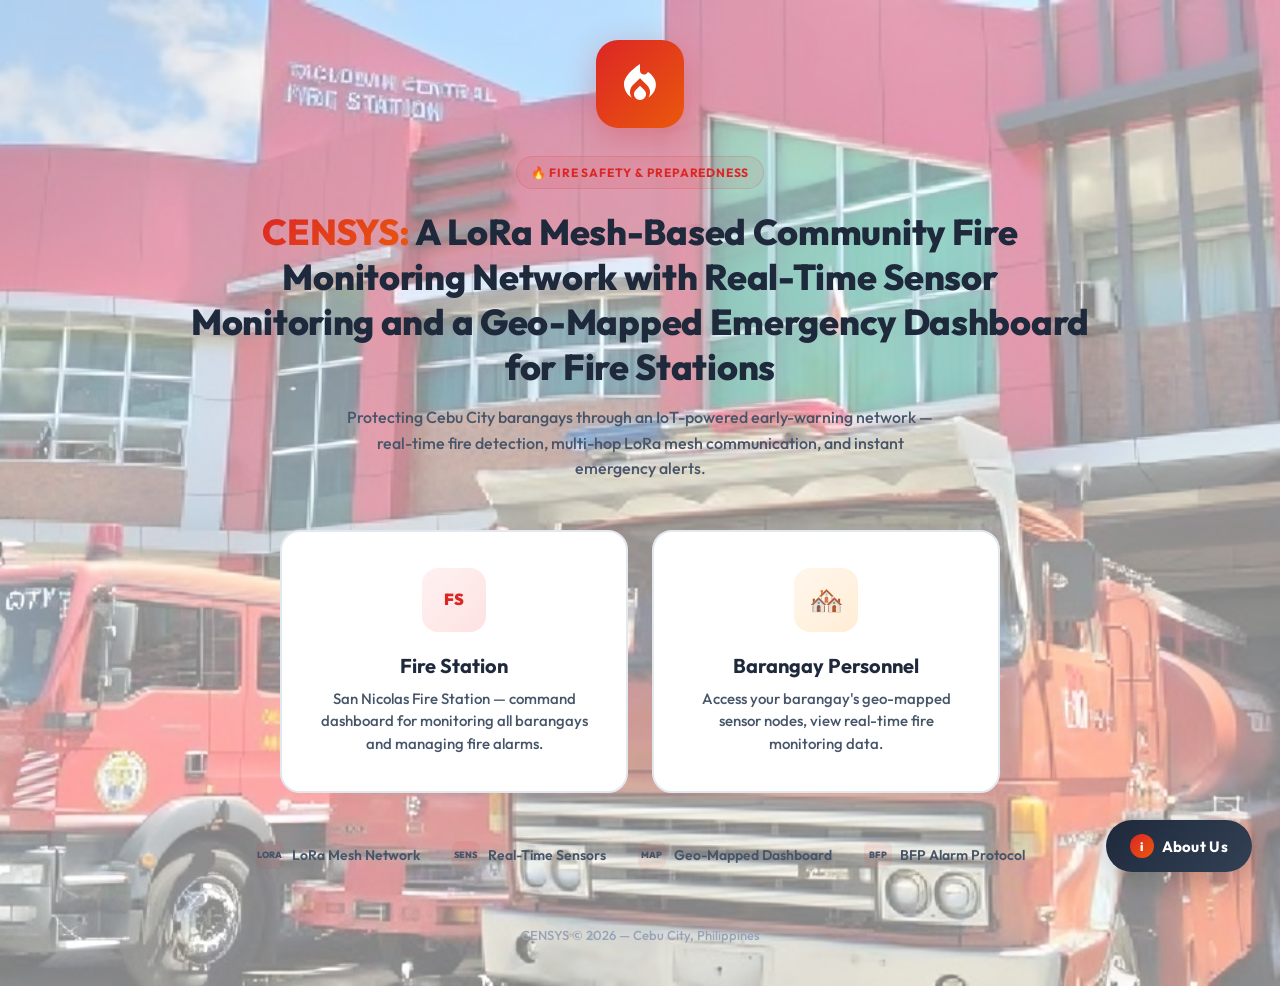
<file: index.html>
<!DOCTYPE html>
<html lang="en">
<head>
  <meta charset="utf-8">
  <meta name="viewport" content="width=device-width, initial-scale=1">
  <title>CENSYS — LoRa Mesh-Based Community Fire Monitoring Network</title>
  <meta name="description" content="CENSYS: A LoRa Mesh-Based Community Fire Monitoring Network with Real-Time Sensor Monitoring and a Geo-Mapped Emergency Dashboard for Fire Stations.">
  <link rel="stylesheet" href="styles.css">
  <style>
    body { overflow: auto; }
    .hero {
      min-height: 100vh;
      display: flex;
      flex-direction: column;
      align-items: center;
      justify-content: center;
      text-align: center;
      padding: 40px 20px;
      background: url('photos/firestation-bg-homepage.png') center center / cover no-repeat;
      position: relative;
      overflow: hidden;
    }
    .hero::before {
      content: '';
      position: absolute;
      top: 0;
      left: 0;
      right: 0;
      bottom: 0;
      background: rgba(255, 255, 255, 0.50);
      pointer-events: none;
      z-index: 0;
    }
    .hero__logo {
      width: 88px;
      height: 88px;
      background: linear-gradient(135deg, #dc2626, #ea580c);
      border-radius: 22px;
      display: flex;
      align-items: center;
      justify-content: center;
      margin: 0 auto 28px;
      box-shadow: 0 8px 32px rgba(220, 38, 38, 0.3);
      position: relative;
      z-index: 1;
    }
    .hero__logo svg {
      width: 48px;
      height: 48px;
      fill: white;
    }
    .hero__badge {
      display: inline-flex;
      align-items: center;
      gap: 6px;
      padding: 6px 14px;
      border-radius: 999px;
      font-size: 12px;
      font-weight: 700;
      text-transform: uppercase;
      letter-spacing: 0.8px;
      background: rgba(220, 38, 38, 0.08);
      color: #dc2626;
      border: 1px solid rgba(220, 38, 38, 0.15);
      margin-bottom: 20px;
      position: relative;
      z-index: 1;
    }
    .hero__title {
      font-size: clamp(22px, 3.5vw, 36px);
      font-weight: 800;
      letter-spacing: -0.3px;
      line-height: 1.25;
      color: var(--text-primary);
      max-width: 900px;
      position: relative;
      z-index: 1;
    }
    .hero__title span {
      background: linear-gradient(135deg, #dc2626, #ea580c);
      -webkit-background-clip: text;
      -webkit-text-fill-color: transparent;
      background-clip: text;
    }
    .hero__sub {
      margin-top: 16px;
      font-size: 16px;
      color: var(--text-secondary);
      max-width: 600px;
      line-height: 1.6;
      position: relative;
      z-index: 1;
    }
    .role-grid {
      display: grid;
      grid-template-columns: repeat(auto-fit, minmax(280px, 1fr));
      gap: 24px;
      margin-top: 48px;
      width: min(720px, 100%);
      position: relative;
      z-index: 1;
    }
    .role-card {
      background: var(--surface);
      border: 2px solid var(--border);
      border-radius: var(--radius-lg);
      padding: 36px 28px;
      cursor: pointer;
      transition: all 0.25s var(--ease);
      text-align: center;
      text-decoration: none;
      color: inherit;
    }
    .role-card:hover {
      transform: translateY(-4px);
      box-shadow: var(--shadow-md);
    }
    .role-card--fire:hover {
      border-color: #dc2626;
      box-shadow: 0 8px 32px rgba(220, 38, 38, 0.15);
    }
    .role-card--brgy:hover {
      border-color: #ea580c;
      box-shadow: 0 8px 32px rgba(234, 88, 12, 0.15);
    }
    .role-card__icon {
      width: 64px;
      height: 64px;
      border-radius: 16px;
      display: flex;
      align-items: center;
      justify-content: center;
      margin: 0 auto 18px;
      font-size: 28px;
    }
    .role-card__icon--fire {
      background: linear-gradient(135deg, #fef2f2, #fee2e2);
      color: #dc2626;
    }
    .role-card__icon--brgy {
      background: linear-gradient(135deg, #fff7ed, #ffedd5);
      color: #ea580c;
    }
    .role-card__title {
      font-size: 20px;
      font-weight: 700;
      margin-bottom: 6px;
    }
    .role-card__desc {
      font-size: 15px;
      color: var(--text-secondary);
      line-height: 1.5;
    }
    .hero__features {
      display: flex;
      gap: 32px;
      flex-wrap: wrap;
      justify-content: center;
      margin-top: 48px;
      position: relative;
      z-index: 1;
    }
    .hero__feature {
      display: flex;
      align-items: center;
      gap: 8px;
      font-size: 14px;
      font-weight: 600;
      color: var(--text-secondary);
    }
    .hero__feature-icon {
      width: 28px;
      height: 28px;
      border-radius: 8px;
      background: rgba(220, 38, 38, 0.08);
      display: flex;
      align-items: center;
      justify-content: center;
      font-size: 14px;
    }
    .hero__footer {
      margin-top: 56px;
      font-size: 13px;
      color: var(--text-muted);
      position: relative;
      z-index: 1;
    }

    /* ===== ABOUT US FLOATING BUTTON ===== */
    .about-us-fab {
      position: fixed;
      bottom: 28px;
      right: 28px;
      z-index: 500;
      display: flex;
      align-items: center;
      gap: 8px;
      padding: 14px 24px;
      background: linear-gradient(135deg, #1e293b, #334155);
      color: white;
      border: none;
      border-radius: 999px;
      font-family: 'Outfit', sans-serif;
      font-size: 15px;
      font-weight: 700;
      cursor: pointer;
      box-shadow: 0 8px 32px rgba(0,0,0,0.25);
      transition: all 0.3s ease;
      letter-spacing: 0.3px;
    }
    .about-us-fab:hover {
      transform: translateY(-3px);
      box-shadow: 0 12px 40px rgba(0,0,0,0.35);
      background: linear-gradient(135deg, #334155, #475569);
    }
    .about-us-fab__icon {
      width: 24px;
      height: 24px;
      background: linear-gradient(135deg, #dc2626, #ea580c);
      border-radius: 50%;
      display: flex;
      align-items: center;
      justify-content: center;
      font-size: 12px;
      font-weight: 900;
    }

    /* ===== ABOUT US POPUP OVERLAY ===== */
    .about-overlay {
      display: none;
      position: fixed;
      top: 0; left: 0; right: 0; bottom: 0;
      background: rgba(15, 23, 42, 0.6);
      backdrop-filter: blur(12px);
      -webkit-backdrop-filter: blur(12px);
      z-index: 9999;
      align-items: center;
      justify-content: center;
    }
    .about-overlay.active {
      display: flex;
    }
    .about-modal {
      background: rgba(255, 255, 255, 0.95);
      backdrop-filter: blur(20px);
      border: 1px solid rgba(255,255,255,0.3);
      border-radius: 24px;
      box-shadow: 0 24px 80px rgba(0,0,0,0.25);
      padding: 40px 36px 32px;
      max-width: 560px;
      width: 92%;
      text-align: center;
      animation: about-modal-in 0.4s cubic-bezier(0.22, 0.61, 0.36, 1);
      position: relative;
    }
    @keyframes about-modal-in {
      from { transform: scale(0.85) translateY(20px); opacity: 0; }
      to { transform: scale(1) translateY(0); opacity: 1; }
    }
    .about-modal__header {
      font-size: 24px;
      font-weight: 800;
      color: #1e293b;
      margin-bottom: 6px;
    }
    .about-modal__subheader {
      font-size: 14px;
      color: #64748b;
      margin-bottom: 28px;
      font-weight: 500;
    }
    .about-devs {
      display: flex;
      gap: 24px;
      justify-content: center;
      flex-wrap: wrap;
      margin-bottom: 24px;
    }
    .about-dev {
      flex: 1;
      min-width: 200px;
      max-width: 240px;
      text-align: center;
    }
    .about-dev__photo {
      width: 100px;
      height: 100px;
      border-radius: 50%;
      object-fit: cover;
      margin: 0 auto 14px;
      border: 4px solid white;
      box-shadow: 0 4px 20px rgba(0,0,0,0.15);
      display: block;
    }
    .about-dev__name {
      font-size: 16px;
      font-weight: 800;
      color: #1e293b;
      margin-bottom: 4px;
    }
    .about-dev__title {
      font-size: 12px;
      font-weight: 600;
      color: #64748b;
      line-height: 1.4;
    }
    .about-summary {
      font-size: 14px;
      color: #475569;
      line-height: 1.7;
      padding: 16px 20px;
      background: linear-gradient(135deg, #f8fafc, #f1f5f9);
      border-radius: 14px;
      margin-bottom: 24px;
      text-align: left;
    }
    .about-close-btn {
      display: inline-flex;
      align-items: center;
      justify-content: center;
      gap: 6px;
      padding: 12px 32px;
      background: linear-gradient(135deg, #1e293b, #334155);
      color: white;
      border: none;
      border-radius: 999px;
      font-family: 'Outfit', sans-serif;
      font-size: 15px;
      font-weight: 700;
      cursor: pointer;
      transition: all 0.2s ease;
    }
    .about-close-btn:hover {
      transform: translateY(-2px);
      box-shadow: 0 4px 16px rgba(0,0,0,0.2);
    }
  </style>
</head>
<body>
  <!-- MOBILE INCOMPATIBILITY NOTICE -->
  <div class="mobile-block" id="mobileBlock">
    <div class="mobile-block__icon" style="font-size:56px;font-weight:900;color:#94a3b8">CENSYS</div>
    <div class="mobile-block__title">Desktop View Required</div>
    <div class="mobile-block__text">
      The CENSYS Fire Monitoring System is currently not compatible for mobile use. You can access it through a desktop browser or by rotating your phone to landscape mode.
    </div>
    <div class="mobile-block__hint">
      Rotate to landscape or use a desktop browser
    </div>
  </div>

  <main class="hero">
    <div class="hero__logo">
      <!-- Fire / shield icon -->
      <svg viewBox="0 0 24 24" xmlns="http://www.w3.org/2000/svg">
        <path d="M12 12.9l-2.13 2.09C9.31 15.55 9 16.28 9 17.06 9 18.68 10.35 20 12 20s3-1.32 3-2.94c0-.78-.31-1.51-.87-2.07L12 12.9zM16 6l-.44.55C14.38 8.02 12 7.19 12 5.3V2S4 7 4 12c0 2.92 1.56 5.47 3.89 6.86-.56-.79-.89-1.76-.89-2.8 0-1.32.52-2.56 1.47-3.5L12 9.1l3.53 3.47c.95.93 1.47 2.17 1.47 3.5 0 1.02-.31 1.96-.85 2.75 1.89-1.15 3.29-3.06 3.71-5.3.66-3.55-1.94-6.36-3.86-7.52z"/>
      </svg>
    </div>

    <div class="hero__badge">
      🔥 Fire Safety & Preparedness
    </div>

    <h1 class="hero__title">
      <span>CENSYS:</span> A LoRa Mesh-Based Community Fire Monitoring Network with Real-Time Sensor Monitoring and a Geo-Mapped Emergency Dashboard for Fire Stations
    </h1>

    <p class="hero__sub">
      Protecting Cebu City barangays through an IoT-powered early-warning network — real-time fire detection, multi-hop LoRa mesh communication, and instant emergency alerts.
    </p>

    <div class="role-grid">
      <a href="login-firestation.html" class="role-card role-card--fire" id="role-firestation">
        <div class="role-card__icon role-card__icon--fire" style="font-size:16px;font-weight:900;color:#dc2626">FS</div>
        <div class="role-card__title">Fire Station</div>
        <div class="role-card__desc">
          San Nicolas Fire Station — command dashboard for monitoring all barangays and managing fire alarms.
        </div>
      </a>

      <a href="login-barangay.html" class="role-card role-card--brgy" id="role-barangay">
        <div class="role-card__icon role-card__icon--brgy">🏘️</div>
        <div class="role-card__title">Barangay Personnel</div>
        <div class="role-card__desc">
          Access your barangay's geo-mapped sensor nodes, view real-time fire monitoring data.
        </div>
      </a>
    </div>

    <div class="hero__features">
      <div class="hero__feature">
        <div class="hero__feature-icon" style="font-size:9px;font-weight:900">LORA</div>
        LoRa Mesh Network
      </div>
      <div class="hero__feature">
        <div class="hero__feature-icon" style="font-size:9px;font-weight:900">SENS</div>
        Real-Time Sensors
      </div>
      <div class="hero__feature">
        <div class="hero__feature-icon" style="font-size:9px;font-weight:900">MAP</div>
        Geo-Mapped Dashboard
      </div>
      <div class="hero__feature">
        <div class="hero__feature-icon" style="font-size:9px;font-weight:900">BFP</div>
        BFP Alarm Protocol
      </div>
    </div>

    <div class="hero__footer">
      CENSYS &copy; 2026 — Cebu City, Philippines
    </div>
  </main>

  <!-- ABOUT US FLOATING BUTTON -->
  <button class="about-us-fab" id="aboutUsFab" onclick="openAboutUs()">
    <span class="about-us-fab__icon">i</span>
    About Us
  </button>

  <!-- ABOUT US POPUP -->
  <div class="about-overlay" id="aboutOverlay">
    <div class="about-modal">
      <div class="about-modal__header">Meet the Developers</div>
      <div class="about-modal__subheader">CENSYS Fire Monitoring System</div>
      <div class="about-devs">
        <div class="about-dev">
          <img class="about-dev__photo" src="photos/jugo.jpg" alt="Adriane Vincent B. Jugo">
          <div class="about-dev__name">Adriane Vincent B. Jugo</div>
          <div class="about-dev__title">Bachelor of Science in<br>Computer Engineering — 4th Year</div>
        </div>
        <div class="about-dev">
          <img class="about-dev__photo" src="photos/villarta.jpg" alt="Norejs M. Villarta">
          <div class="about-dev__name">Norejs M. Villarta</div>
          <div class="about-dev__title">Bachelor of Science in<br>Computer Engineering — 4th Year</div>
        </div>
      </div>
      <div class="about-summary">
        CENSYS is a thesis project developed as a LoRa mesh-based community fire monitoring network designed to protect barangays in Cebu City. By integrating real-time IoT sensor nodes, multi-hop LoRa communication, and a geo-mapped emergency dashboard, CENSYS provides early fire detection and instant alerts to fire stations — ensuring faster response times and safer communities.
      </div>
      <button class="about-close-btn" onclick="closeAboutUs()">Close</button>
    </div>
  </div>

  <script>
    function openAboutUs() {
      document.getElementById('aboutOverlay').classList.add('active');
    }
    function closeAboutUs() {
      document.getElementById('aboutOverlay').classList.remove('active');
    }
    // Close on overlay click (outside modal)
    document.getElementById('aboutOverlay').addEventListener('click', function(e) {
      if (e.target === this) closeAboutUs();
    });
    // Close on Escape key
    document.addEventListener('keydown', function(e) {
      if (e.key === 'Escape') closeAboutUs();
    });
  </script>
</body>
</html>
</file>
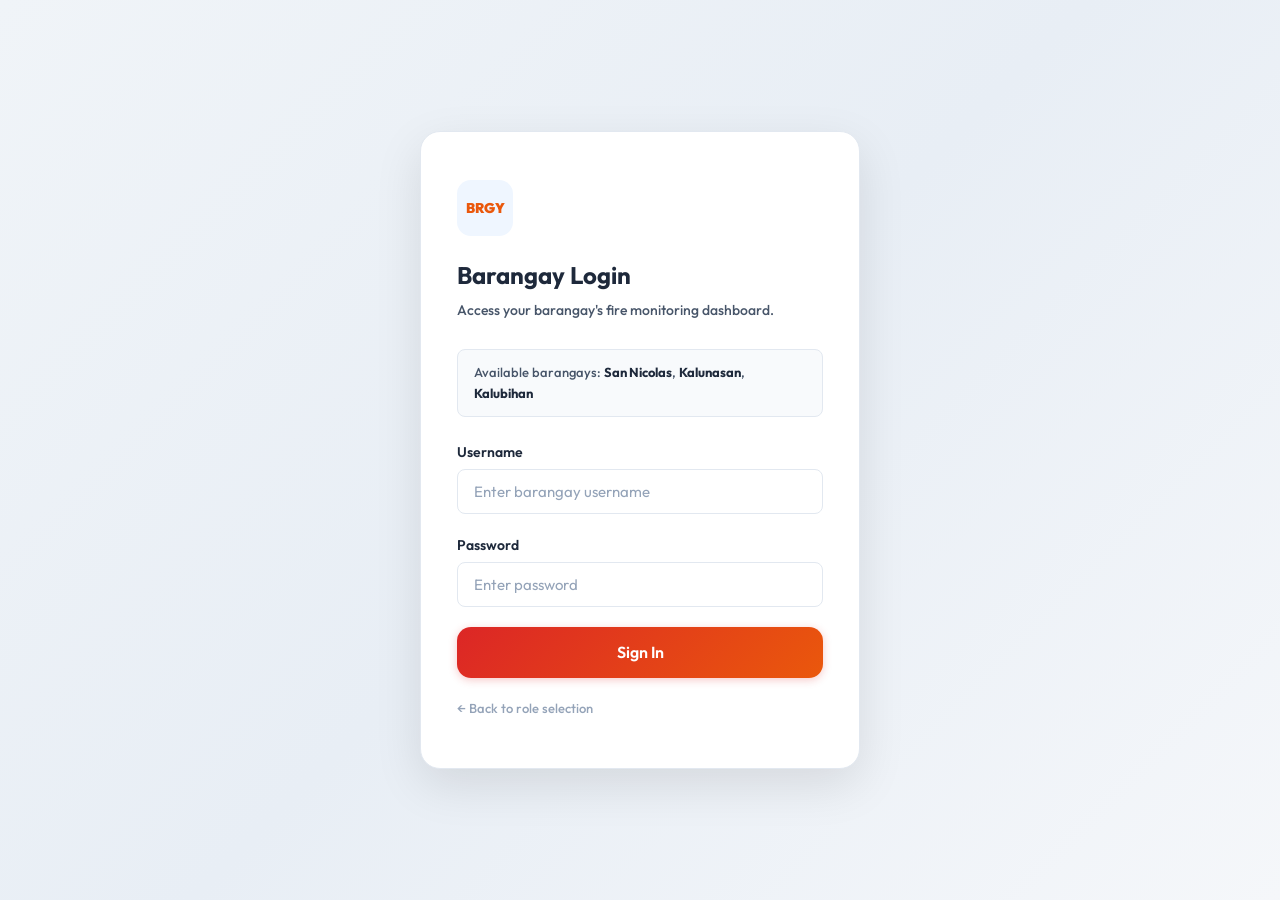
<file: login-barangay.html>
<!DOCTYPE html>
<html lang="en">
<head>
  <meta charset="utf-8">
  <meta name="viewport" content="width=device-width, initial-scale=1">
  <title>CENSYS — Barangay Personnel Login</title>
  <meta name="description" content="Login portal for barangay personnel — Kalunasan, San Nicolas, Kalubihan.">
  <link rel="stylesheet" href="styles.css">
  <style>
    body { overflow: auto; }
    .login-page {
      min-height: 100vh;
      display: flex;
      align-items: center;
      justify-content: center;
      padding: 40px 20px;
    }
    .login-box {
      width: min(440px, 100%);
      background: var(--surface);
      border: 1px solid var(--border);
      border-radius: var(--radius-lg);
      box-shadow: var(--shadow-lg);
      padding: 48px 36px;
    }
    .login-box__icon {
      width: 56px;
      height: 56px;
      background: #eff6ff;
      border-radius: 14px;
      display: flex;
      align-items: center;
      justify-content: center;
      font-size: 26px;
      margin-bottom: 20px;
    }
    .login-box__title {
      font-size: 24px;
      font-weight: 700;
    }
    .login-box__sub {
      color: var(--text-secondary);
      font-size: 14px;
      margin-top: 4px;
      margin-bottom: 28px;
    }
    .login-box__hint {
      background: #f8fafc;
      border: 1px solid var(--border);
      border-radius: var(--radius-sm);
      padding: 12px 16px;
      font-size: 13px;
      color: var(--text-secondary);
      margin-bottom: 24px;
    }
    .login-box__hint strong {
      color: var(--text-primary);
    }
    .login-box__back {
      display: inline-flex;
      align-items: center;
      gap: 6px;
      font-size: 13px;
      color: var(--text-muted);
      margin-top: 20px;
      transition: color var(--transition);
    }
    .login-box__back:hover {
      color: var(--brand);
    }
  </style>
</head>
<body>
  <main class="login-page">
    <div class="login-box">
      <div class="login-box__icon" style="font-size:14px;font-weight:900;color:#ea580c">BRGY</div>
      <h1 class="login-box__title">Barangay Login</h1>
      <p class="login-box__sub">Access your barangay's fire monitoring dashboard.</p>

      <div class="login-box__hint">
        Available barangays: <strong>San Nicolas</strong>, <strong>Kalunasan</strong>, <strong>Kalubihan</strong>
      </div>

      <form id="loginForm" onsubmit="return handleLogin(event)">
        <div class="form-group">
          <label class="form-label" for="username">Username</label>
          <input class="form-input" type="text" id="username" placeholder="Enter barangay username" autocomplete="username" required>
        </div>
        <div class="form-group">
          <label class="form-label" for="password">Password</label>
          <input class="form-input" type="password" id="password" placeholder="Enter password" autocomplete="current-password" required>
        </div>
        <div class="form-error" id="loginError">Invalid credentials. Please check your username and password.</div>
        <button type="submit" class="btn btn--primary btn--block btn--lg" id="loginBtn">Sign In</button>
      </form>

      <a href="index.html" class="login-box__back">← Back to role selection</a>
    </div>
  </main>

  <script>
    const CREDENTIALS = {
      'sannicolas': { password: 'sannicolas', barangay: 'sannicolas' },
      'kalunasan':  { password: 'kalunasan',  barangay: 'kalunasan' },
      'kalubihan':  { password: 'kalubihan',  barangay: 'kalubihan' }
    };

    function handleLogin(e) {
      e.preventDefault();
      const user = document.getElementById('username').value.trim().toLowerCase();
      const pass = document.getElementById('password').value;
      const errEl = document.getElementById('loginError');

      if (CREDENTIALS[user] && CREDENTIALS[user].password === pass) {
        sessionStorage.setItem('role', 'barangay');
        sessionStorage.setItem('barangay', CREDENTIALS[user].barangay);
        sessionStorage.setItem('user', user);
        window.location.href = 'dashboard-barangay.html';
      } else {
        errEl.classList.add('visible');
        document.getElementById('password').value = '';
        document.getElementById('password').focus();
      }
      return false;
    }
  </script>
</body>
</html>
</file>
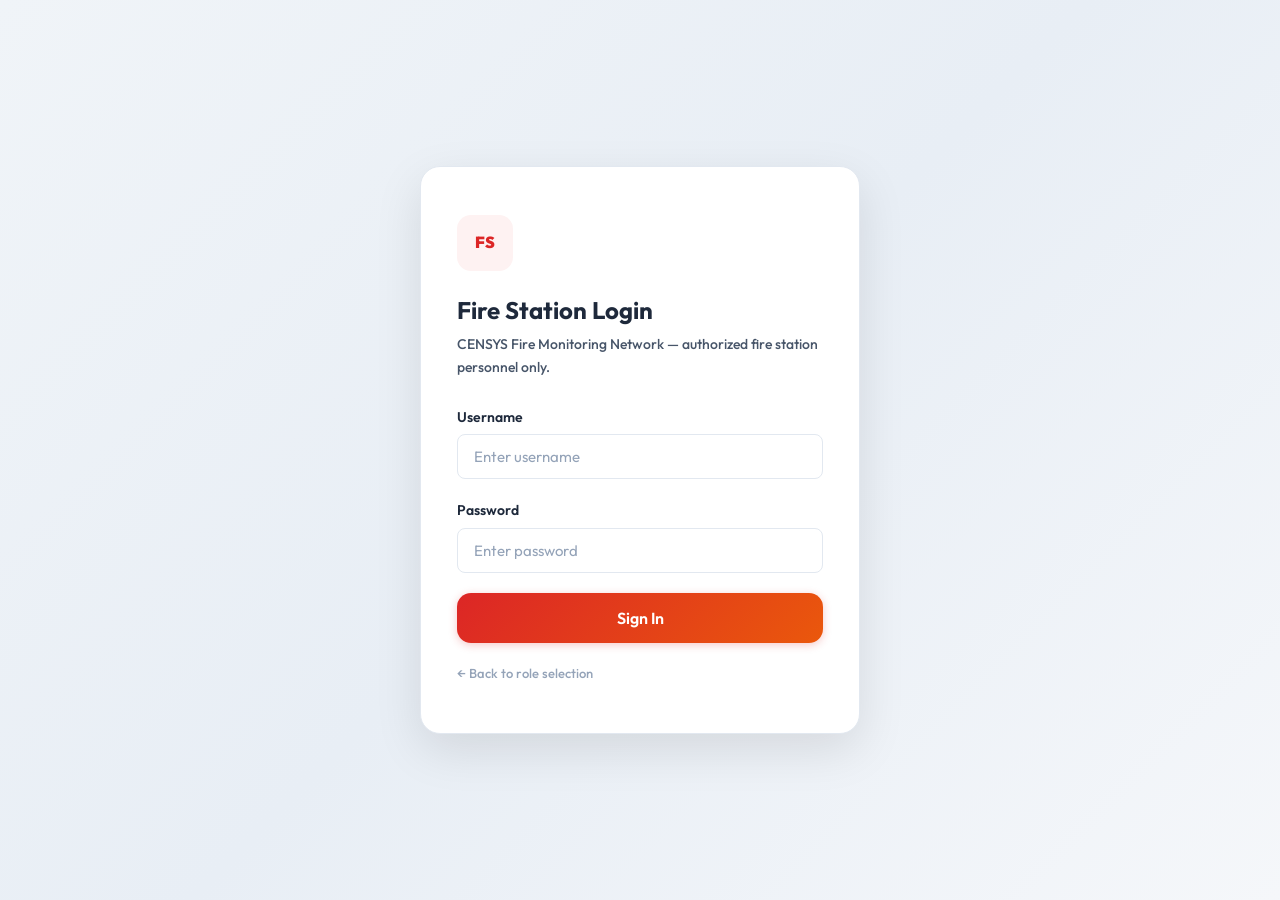
<file: login-firestation.html>
<!DOCTYPE html>
<html lang="en">
<head>
  <meta charset="utf-8">
  <meta name="viewport" content="width=device-width, initial-scale=1">
  <title>CENSYS — Fire Station Login</title>
  <meta name="description" content="Login portal for San Nicolas Fire Substation personnel.">
  <link rel="stylesheet" href="styles.css">
  <style>
    body { overflow: auto; }
    .login-page {
      min-height: 100vh;
      display: flex;
      align-items: center;
      justify-content: center;
      padding: 40px 20px;
    }
    .login-box {
      width: min(440px, 100%);
      background: var(--surface);
      border: 1px solid var(--border);
      border-radius: var(--radius-lg);
      box-shadow: var(--shadow-lg);
      padding: 48px 36px;
    }
    .login-box__icon {
      width: 56px;
      height: 56px;
      background: #fef2f2;
      border-radius: 14px;
      display: flex;
      align-items: center;
      justify-content: center;
      font-size: 26px;
      margin-bottom: 20px;
    }
    .login-box__title {
      font-size: 24px;
      font-weight: 700;
    }
    .login-box__sub {
      color: var(--text-secondary);
      font-size: 14px;
      margin-top: 4px;
      margin-bottom: 28px;
    }
    .login-box__back {
      display: inline-flex;
      align-items: center;
      gap: 6px;
      font-size: 13px;
      color: var(--text-muted);
      margin-top: 20px;
      transition: color var(--transition);
    }
    .login-box__back:hover {
      color: var(--brand);
    }
  </style>
</head>
<body>
  <main class="login-page">
    <div class="login-box">
      <div class="login-box__icon" style="font-size:16px;font-weight:900;color:#dc2626">FS</div>
      <h1 class="login-box__title">Fire Station Login</h1>
      <p class="login-box__sub">CENSYS Fire Monitoring Network — authorized fire station personnel only.</p>

      <form id="loginForm" onsubmit="return handleLogin(event)">
        <div class="form-group">
          <label class="form-label" for="username">Username</label>
          <input class="form-input" type="text" id="username" placeholder="Enter username" autocomplete="username" required>
        </div>
        <div class="form-group">
          <label class="form-label" for="password">Password</label>
          <input class="form-input" type="password" id="password" placeholder="Enter password" autocomplete="current-password" required>
        </div>
        <div class="form-error" id="loginError">Invalid username or password. Please try again.</div>
        <button type="submit" class="btn btn--primary btn--block btn--lg" id="loginBtn">Sign In</button>
      </form>

      <a href="index.html" class="login-box__back">← Back to role selection</a>
    </div>
  </main>

  <script>
    function handleLogin(e) {
      e.preventDefault();
      const user = document.getElementById('username').value.trim().toLowerCase();
      const pass = document.getElementById('password').value;
      const errEl = document.getElementById('loginError');

      if (user === 'sannicolas' && pass === 'sannicolas') {
        sessionStorage.setItem('role', 'firestation');
        sessionStorage.setItem('user', 'sannicolas');
        window.location.href = 'dashboard-firestation.html';
      } else {
        errEl.classList.add('visible');
        document.getElementById('password').value = '';
        document.getElementById('password').focus();
      }
      return false;
    }
  </script>
</body>
</html>
</file>
<file: styles.css>
/* =====================================================
   CENSYS Fire Monitoring — Shared Design System
   Light professional theme, responsive, cross-platform
   ===================================================== */

@import url('https://fonts.googleapis.com/css2?family=Outfit:wght@300;400;500;600;700;800;900&display=swap');

:root {
  /* Core palette — light and easy on the eyes */
  --bg: #f0f4f8;
  --bg-gradient: linear-gradient(135deg, #f0f4f8 0%, #e8eef5 50%, #f5f7fa 100%);
  --surface: #ffffff;
  --surface-hover: #f8fafc;
  --surface-active: #f1f5f9;

  /* Borders & dividers */
  --border: #e2e8f0;
  --border-light: #eef2f7;
  --divider: #f1f5f9;

  /* Text */
  --text-primary: #1e293b;
  --text-secondary: #475569;
  --text-muted: #94a3b8;
  --text-inverse: #ffffff;

  /* Brand — Fire safety themed */
  --brand: #dc2626;
  --brand-light: #fef2f2;
  --brand-dark: #b91c1c;
  --brand-text: #991b1b;

  /* Status */
  --ok: #16a34a;
  --ok-bg: #dcfce7;
  --ok-border: #bbf7d0;
  --warn: #d97706;
  --warn-bg: #fef3c7;
  --warn-border: #fde68a;
  --fire: #dc2626;
  --fire-bg: #fee2e2;
  --fire-border: #fecaca;
  --offline: #6b7280;
  --offline-bg: #f3f4f6;

  /* Shadows */
  --shadow-sm: 0 1px 2px rgba(0,0,0,.04);
  --shadow: 0 4px 12px rgba(0,0,0,.06);
  --shadow-md: 0 8px 24px rgba(0,0,0,.08);
  --shadow-lg: 0 16px 48px rgba(0,0,0,.1);

  /* Corners */
  --radius-sm: 8px;
  --radius: 14px;
  --radius-lg: 20px;
  --radius-xl: 28px;
  --radius-full: 999px;

  /* Transitions */
  --ease: cubic-bezier(0.4, 0, 0.2, 1);
  --transition: 0.2s var(--ease);
}

/* =====================================================
   RESET & BASE
   ===================================================== */
*, *::before, *::after {
  box-sizing: border-box;
  margin: 0;
  padding: 0;
}

html {
  scroll-behavior: smooth;
  -webkit-font-smoothing: antialiased;
  -moz-osx-font-smoothing: grayscale;
}

body {
  font-family: 'Outfit', -apple-system, BlinkMacSystemFont, 'Segoe UI', sans-serif;
  background: var(--bg);
  background-image: var(--bg-gradient);
  color: var(--text-primary);
  font-weight: 500;
  font-size: 15px;
  line-height: 1.6;
  min-height: 100vh;
  overflow: hidden;
}

a {
  color: var(--brand);
  text-decoration: none;
  transition: color var(--transition);
}
a:hover {
  color: var(--brand-dark);
}

img { max-width: 100%; display: block; }

/* =====================================================
   LAYOUT
   ===================================================== */
.page-wrapper {
  min-height: 100vh;
  display: flex;
  flex-direction: column;
}

.container {
  width: min(1400px, 94%);
  margin: 0 auto;
  padding: 0 16px;
}

.container--narrow {
  width: min(520px, 94%);
}

.container--wide {
  width: min(1600px, 96%);
}

/* =====================================================
   SIDE-BY-SIDE SPLIT LAYOUT
   ===================================================== */
.layout-split {
  display: flex;
  gap: 20px;
  align-items: flex-start;
}

.layout-split__main {
  flex: 1.3;
  min-width: 0;
}

.layout-split__side {
  flex: 1;
  min-width: 0;
}

.scroll-panel {
  max-height: calc(100vh - 200px);
  overflow-y: auto;
  padding-right: 4px;
}

.scroll-panel::-webkit-scrollbar {
  width: 5px;
}

.scroll-panel::-webkit-scrollbar-track {
  background: transparent;
}

.scroll-panel::-webkit-scrollbar-thumb {
  background: var(--border);
  border-radius: 10px;
}

.scroll-panel::-webkit-scrollbar-thumb:hover {
  background: var(--text-muted);
}

/* =====================================================
   NAVBAR
   ===================================================== */
.navbar {
  background: var(--surface);
  border-bottom: 1px solid var(--border);
  padding: 0 24px;
  height: 56px;
  display: flex;
  align-items: center;
  justify-content: space-between;
  position: sticky;
  top: 0;
  z-index: 100;
  box-shadow: var(--shadow-sm);
}

.navbar__brand {
  display: flex;
  align-items: center;
  gap: 12px;
  font-weight: 700;
  font-size: 16px;
  color: var(--text-primary);
}

.navbar__brand-icon {
  width: 32px;
  height: 32px;
  background: linear-gradient(135deg, #dc2626, #ea580c);
  border-radius: var(--radius-sm);
  display: flex;
  align-items: center;
  justify-content: center;
  color: white;
  font-weight: 800;
  font-size: 13px;
}

.navbar__actions {
  display: flex;
  align-items: center;
  gap: 12px;
}

.navbar__user {
  font-size: 13px;
  color: var(--text-secondary);
  font-weight: 500;
}

.navbar__clock {
  font-size: 13px;
  color: var(--text-muted);
  font-weight: 600;
  font-variant-numeric: tabular-nums;
}

/* =====================================================
   BUTTONS
   ===================================================== */
.btn {
  display: inline-flex;
  align-items: center;
  justify-content: center;
  gap: 8px;
  padding: 10px 20px;
  border: none;
  border-radius: var(--radius-sm);
  font-family: inherit;
  font-size: 14px;
  font-weight: 600;
  cursor: pointer;
  transition: all var(--transition);
  text-decoration: none;
  line-height: 1.4;
}

.btn--primary {
  background: linear-gradient(135deg, #dc2626, #ea580c);
  color: white;
  box-shadow: 0 2px 8px rgba(220, 38, 38, 0.25);
}
.btn--primary:hover {
  background: linear-gradient(135deg, #b91c1c, #c2410c);
  box-shadow: 0 4px 12px rgba(220, 38, 38, 0.35);
  transform: translateY(-1px);
}

.btn--danger {
  background: var(--fire);
  color: white;
  box-shadow: 0 2px 8px rgba(220, 38, 38, 0.25);
}
.btn--danger:hover {
  background: #b91c1c;
  box-shadow: 0 4px 12px rgba(220, 38, 38, 0.35);
}

.btn--ghost {
  background: transparent;
  color: var(--text-secondary);
  border: 1px solid var(--border);
}
.btn--ghost:hover {
  background: var(--surface-hover);
  border-color: var(--text-muted);
}

.btn--sm {
  padding: 6px 14px;
  font-size: 13px;
}

.btn--lg {
  padding: 14px 28px;
  font-size: 16px;
  border-radius: var(--radius);
}

.btn--block {
  width: 100%;
}

/* =====================================================
   CARDS
   ===================================================== */
.card {
  background: var(--surface);
  border: 1px solid var(--border);
  border-radius: var(--radius);
  box-shadow: var(--shadow);
  padding: 24px;
  transition: all var(--transition);
}

.card--hover:hover {
  box-shadow: var(--shadow-md);
  transform: translateY(-2px);
  border-color: var(--brand);
}

.card--clickable {
  cursor: pointer;
}

.card__header {
  margin-bottom: 16px;
  padding-bottom: 16px;
  border-bottom: 1px solid var(--border-light);
}

.card__title {
  font-size: 20px;
  font-weight: 700;
  color: var(--text-primary);
}

.card__subtitle {
  font-size: 15px;
  color: var(--text-secondary);
  margin-top: 4px;
}

/* =====================================================
   BADGES
   ===================================================== */
.badge {
  display: inline-flex;
  align-items: center;
  gap: 6px;
  padding: 5px 10px;
  border-radius: var(--radius-full);
  font-size: 12px;
  font-weight: 700;
  text-transform: uppercase;
  letter-spacing: 0.5px;
}

.badge--ok {
  background: var(--ok-bg);
  color: var(--ok);
  border: 1px solid var(--ok-border);
}

.badge--warn {
  background: var(--warn-bg);
  color: var(--warn);
  border: 1px solid var(--warn-border);
}

.badge--fire {
  background: var(--fire-bg);
  color: var(--fire);
  border: 1px solid var(--fire-border);
}

.badge--offline {
  background: var(--offline-bg);
  color: var(--offline);
  border: 1px solid #e5e7eb;
}

.badge--brand {
  background: var(--brand-light);
  color: var(--brand-text);
}

.badge__dot {
  width: 8px;
  height: 8px;
  border-radius: 50%;
  background: currentColor;
}

.badge__dot--pulse {
  animation: pulse-dot 1.5s ease-in-out infinite;
}

@keyframes pulse-dot {
  0%, 100% { opacity: 1; transform: scale(1); }
  50% { opacity: 0.5; transform: scale(0.8); }
}

/* =====================================================
   FORMS
   ===================================================== */
.form-group {
  margin-bottom: 20px;
}

.form-label {
  display: block;
  font-size: 14px;
  font-weight: 600;
  color: var(--text-primary);
  margin-bottom: 6px;
}

.form-input {
  width: 100%;
  padding: 12px 16px;
  border: 1.5px solid var(--border);
  border-radius: var(--radius-sm);
  font-family: inherit;
  font-size: 15px;
  color: var(--text-primary);
  background: var(--surface);
  transition: all var(--transition);
  outline: none;
}

.form-input:focus {
  border-color: var(--brand);
  box-shadow: 0 0 0 3px rgba(37, 99, 235, 0.12);
}

.form-input::placeholder {
  color: var(--text-muted);
}

.form-error {
  color: var(--fire);
  font-size: 13px;
  margin-top: 6px;
  font-weight: 500;
  display: none;
}

.form-error.visible {
  display: block;
  animation: shake 0.4s ease;
}

@keyframes shake {
  0%, 100% { transform: translateX(0); }
  25% { transform: translateX(-6px); }
  75% { transform: translateX(6px); }
}

/* =====================================================
   GRID LAYOUTS
   ===================================================== */
.grid-2 {
  display: grid;
  grid-template-columns: repeat(auto-fit, minmax(280px, 1fr));
  gap: 16px;
}

.grid-3 {
  display: grid;
  grid-template-columns: repeat(auto-fit, minmax(280px, 1fr));
  gap: 16px;
}

.grid-4 {
  display: grid;
  grid-template-columns: repeat(auto-fit, minmax(260px, 1fr));
  gap: 16px;
}

/* =====================================================
   STAT CARDS (compact)
   ===================================================== */
.stat {
  background: var(--surface);
  border: 1px solid var(--border);
  border-radius: var(--radius);
  padding: 14px 16px;
  text-align: center;
}

.stat__value {
  font-size: 28px;
  font-weight: 800;
  letter-spacing: -0.5px;
}

.stat__label {
  font-size: 12px;
  font-weight: 600;
  text-transform: uppercase;
  letter-spacing: 0.8px;
  color: var(--text-muted);
  margin-top: 2px;
}

/* =====================================================
   ALARM BANNER
   ===================================================== */
.alarm-banner {
  background: linear-gradient(135deg, #fef2f2, #fee2e2);
  border: 2px solid var(--fire-border);
  border-radius: var(--radius);
  padding: 16px 20px;
  display: flex;
  align-items: center;
  justify-content: space-between;
  gap: 16px;
  flex-wrap: wrap;
  animation: alarm-pulse 1s ease-in-out infinite;
}

.alarm-banner.alarm-hidden {
  display: none;
}

.alarm-banner__text {
  font-size: 15px;
  font-weight: 700;
  color: var(--fire);
}

.alarm-banner__sub {
  font-size: 12px;
  color: #b91c1c;
  margin-top: 2px;
}

@keyframes alarm-pulse {
  0%, 100% { border-color: var(--fire-border); box-shadow: 0 0 0 0 rgba(220, 38, 38, 0); }
  50% { border-color: var(--fire); box-shadow: 0 0 20px rgba(220, 38, 38, 0.15); }
}

/* =====================================================
   BFP ALARM LEVEL
   ===================================================== */
.alarm-level {
  padding: 14px 20px;
  border-radius: var(--radius);
  font-weight: 700;
  display: flex;
  align-items: center;
  gap: 12px;
  font-size: 15px;
}

.alarm-level--none {
  background: var(--ok-bg);
  color: var(--ok);
  border: 1px solid var(--ok-border);
}

.alarm-level--1 {
  background: var(--warn-bg);
  color: var(--warn);
  border: 1px solid var(--warn-border);
}

.alarm-level--2 {
  background: #fff7ed;
  color: #c2410c;
  border: 1px solid #fed7aa;
}

.alarm-level--3 {
  background: var(--fire-bg);
  color: var(--fire);
  border: 1px solid var(--fire-border);
}

.alarm-level--general {
  background: #450a0a;
  color: #fecaca;
  border: 1px solid #991b1b;
}

.alarm-level--4 {
  background: #450a0a;
  color: #fecaca;
  border: 1px solid #991b1b;
}

.alarm-level--5 {
  background: #1c1917;
  color: #fecaca;
  border: 1px solid #7f1d1d;
}

.alarm-level--tfa {
  background: linear-gradient(135deg, #1c1917, #450a0a);
  color: #fecaca;
  border: 1px solid #991b1b;
  font-weight: 800;
}

.alarm-level--tfb {
  background: linear-gradient(135deg, #0c0a09, #1c1917);
  color: #fca5a5;
  border: 2px solid #dc2626;
  font-weight: 800;
  animation: alarm-pulse 1s ease-in-out infinite;
}

/* =====================================================
   MAP CONTAINER
   ===================================================== */
.map-container {
  width: 100%;
  height: 500px;
  border-radius: var(--radius);
  overflow: hidden;
  border: 1px solid var(--border);
  box-shadow: var(--shadow);
}

@media (min-height: 800px) {
  .map-container { height: 60vh; }
}

/* =====================================================
   DATA TABLE
   ===================================================== */
.data-table {
  width: 100%;
  border-collapse: collapse;
}

.data-table th,
.data-table td {
  padding: 12px 16px;
  text-align: left;
  border-bottom: 1px solid var(--border-light);
  font-size: 15px;
}

.data-table th {
  font-weight: 600;
  color: var(--text-muted);
  text-transform: uppercase;
  letter-spacing: 0.5px;
  font-size: 13px;
}

.data-table tr:hover {
  background: var(--surface-hover);
}

/* =====================================================
   FOOTER
   ===================================================== */
.footer {
  margin-top: auto;
  padding: 14px;
  text-align: center;
  color: var(--text-muted);
  font-size: 12px;
  border-top: 1px solid var(--border-light);
}

/* =====================================================
   MOBILE INCOMPATIBILITY OVERLAY
   ===================================================== */
.mobile-block {
  display: none;
  position: fixed;
  top: 0;
  left: 0;
  width: 100%;
  height: 100%;
  background: linear-gradient(135deg, #1e293b 0%, #0f172a 100%);
  z-index: 10000;
  align-items: center;
  justify-content: center;
  text-align: center;
  padding: 40px 24px;
  flex-direction: column;
  gap: 20px;
}

.mobile-block__icon {
  font-size: 56px;
  opacity: 0.9;
}

.mobile-block__title {
  font-size: 22px;
  font-weight: 800;
  color: #f8fafc;
  line-height: 1.3;
}

.mobile-block__text {
  font-size: 15px;
  color: #94a3b8;
  max-width: 380px;
  line-height: 1.6;
}

.mobile-block__hint {
  display: inline-flex;
  align-items: center;
  gap: 8px;
  padding: 10px 18px;
  background: rgba(255,255,255,0.08);
  border: 1px solid rgba(255,255,255,0.12);
  border-radius: var(--radius-full);
  color: #cbd5e1;
  font-size: 13px;
  font-weight: 600;
  margin-top: 8px;
}

/* Show on portrait mobile / small screens */
@media (max-width: 768px) and (orientation: portrait) {
  .mobile-block {
    display: flex !important;
  }
}

/* Also show on very small landscape */
@media (max-height: 500px) and (max-width: 768px) {
  .mobile-block {
    display: flex !important;
  }
}

/* =====================================================
   UTILITIES
   ===================================================== */
.text-center { text-align: center; }
.text-muted { color: var(--text-muted); }
.mt-4 { margin-top: 4px; }
.mt-8 { margin-top: 8px; }
.mt-12 { margin-top: 12px; }
.mt-16 { margin-top: 16px; }
.mt-24 { margin-top: 24px; }
.mt-32 { margin-top: 32px; }
.mb-4 { margin-bottom: 4px; }
.mb-8 { margin-bottom: 8px; }
.mb-12 { margin-bottom: 12px; }
.mb-16 { margin-bottom: 16px; }
.mb-24 { margin-bottom: 24px; }
.gap-16 { gap: 16px; }
.flex { display: flex; }
.flex-col { flex-direction: column; }
.items-center { align-items: center; }
.justify-center { justify-content: center; }
.justify-between { justify-content: space-between; }
.flex-wrap { flex-wrap: wrap; }
.hidden { display: none !important; }

/* =====================================================
   RESPONSIVE — side-by-side layout collapses below 1024px
   ===================================================== */
@media (max-width: 1024px) {
  .layout-split {
    flex-direction: column;
  }
  .layout-split__main,
  .layout-split__side {
    flex: 1;
    width: 100%;
  }
  .scroll-panel {
    max-height: none;
    overflow-y: visible;
  }
}

@media (max-width: 768px) {
  .navbar { padding: 0 16px; height: 52px; }
  .navbar__brand { font-size: 14px; }
  .container { width: min(100%, 96%); padding: 0 12px; }
  .card { padding: 16px; }
  .grid-3 { grid-template-columns: 1fr; }
  .alarm-banner { flex-direction: column; text-align: center; }
}

@media (max-width: 480px) {
  .btn--lg { padding: 12px 20px; font-size: 15px; }
  .stat__value { font-size: 22px; }
}
</file>
